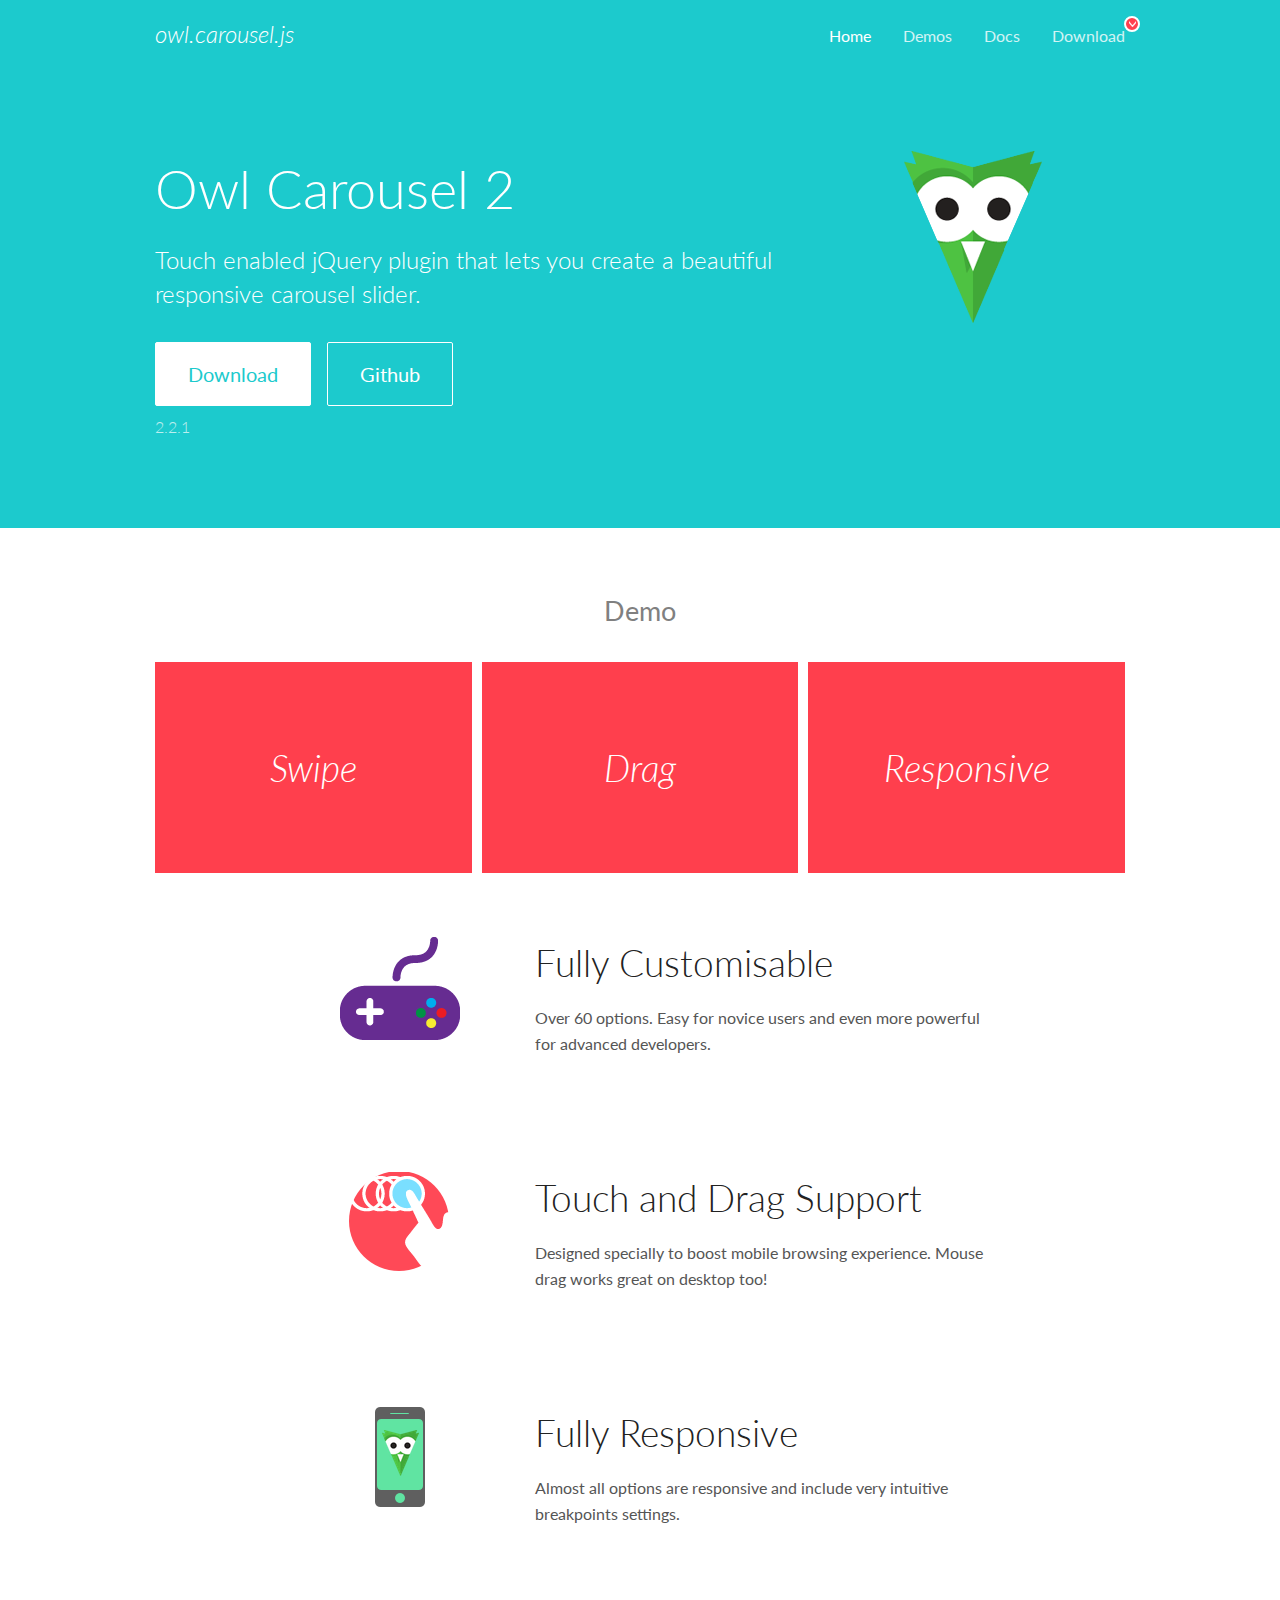
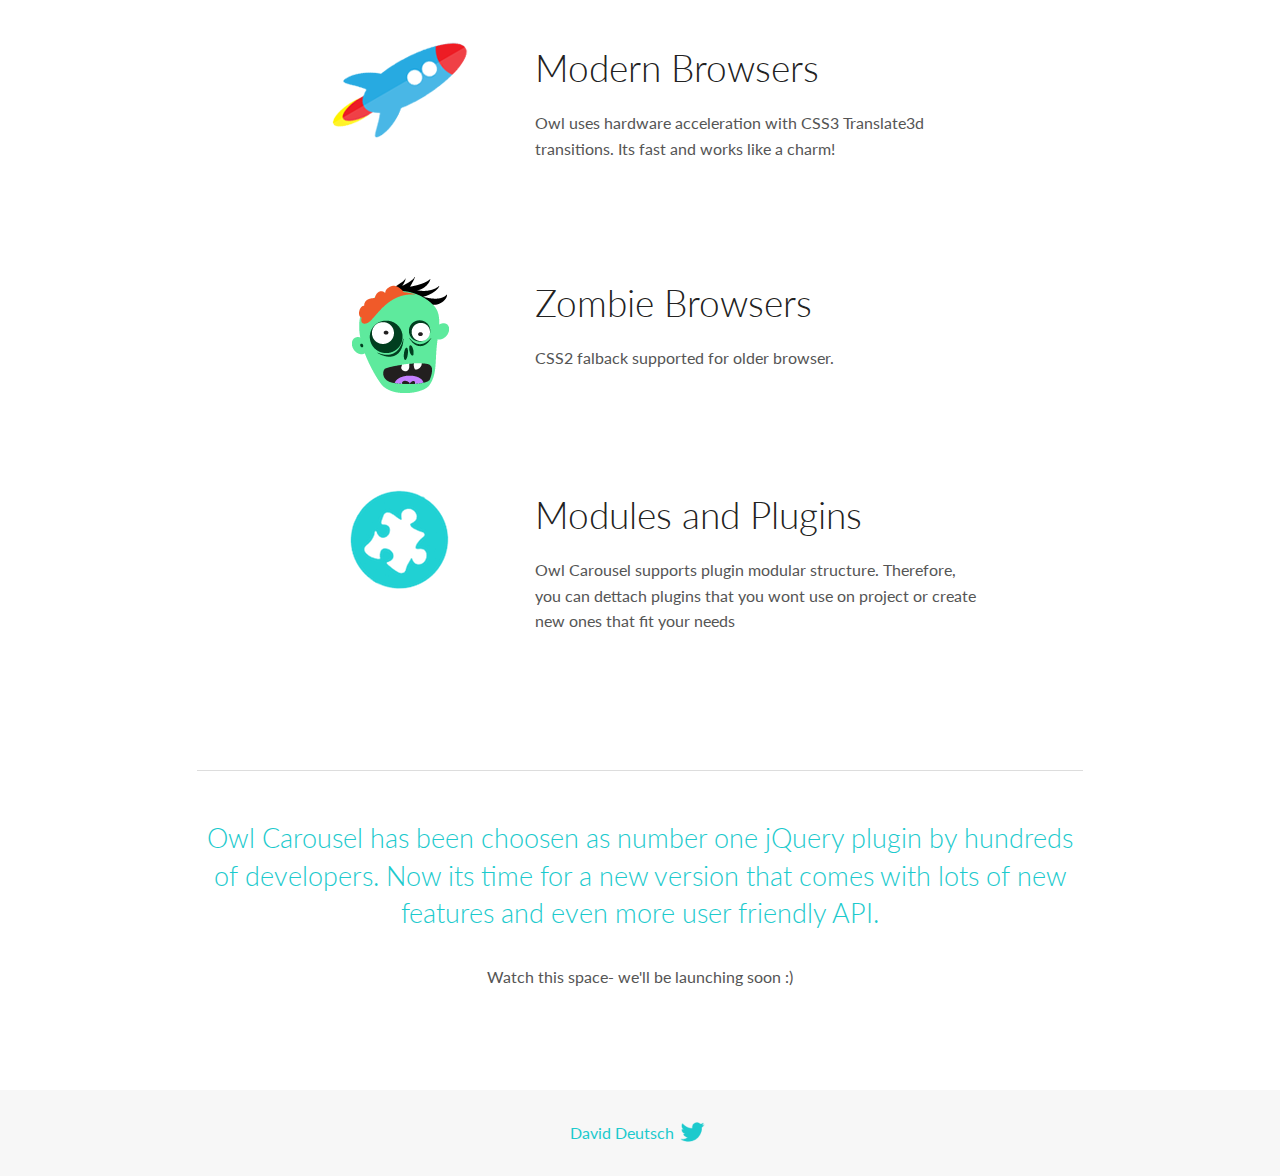
<file: Dogetherfinalpractice/src/main/webapp/resources/ai_home_trainer_resources/lib/owl.carousel/docs/index.html>
<!DOCTYPE html>
<html lang="en">
  <head>

    <!-- head -->
    <meta charset="utf-8">
    <meta name="msapplication-tap-highlight" content="no" />
    <meta name="viewport" content="width=device-width, initial-scale=1.0" />
    <meta name="description" content="Touch enabled jQuery plugin that lets you create beautiful responsive carousel slider.">
    <meta name="author" content="David Deutsch">
    <title>
      Home | Owl Carousel | 2.2.1
    </title>

    <!-- Stylesheets -->
    <link href='https://fonts.googleapis.com/css?family=Lato:300,400,700,400italic,300italic' rel='stylesheet' type='text/css'>
    <link rel="stylesheet" href="assets/css/docs.theme.min.css">

    <!-- Owl Stylesheets -->
    <link rel="stylesheet" href="assets/owlcarousel/assets/owl.carousel.min.css">
    <link rel="stylesheet" href="assets/owlcarousel/assets/owl.theme.default.min.css">

    <!-- HTML5 shim and Respond.js IE8 support of HTML5 elements and media queries -->

    <!--[if lt IE 9]>
      <script src="https://oss.maxcdn.com/libs/html5shiv/3.7.0/html5shiv.js"></script>
      <script src="https://oss.maxcdn.com/libs/respond.js/1.3.0/respond.min.js"></script>
    <![endif]-->

    <!-- Favicons -->
    <link rel="apple-touch-icon-precomposed" sizes="144x144" href="assets/ico/apple-touch-icon-144-precomposed.png">
    <link rel="shortcut icon" href="assets/ico/favicon.png">
    <link rel="shortcut icon" href="favicon.ico">

    <!-- Yeah i know js should not be in header. Its required for demos.-->

    <!-- javascript -->
    <script src="assets/vendors/jquery.min.js"></script>
    <script src="assets/owlcarousel/owl.carousel.js"></script>
  </head>
  <body>

    <!-- header -->
    <header class="header">
      <div class="row">
        <div class="large-12 columns">
          <div class="brand left">
            <h3>
              <a href="/OwlCarousel2/">owl.carousel.js</a> 
            </h3>
          </div>
          <a id="toggle-nav" class="right">
            <span></span> <span></span> <span></span> 
          </a> 
          <div class="nav-bar">
            <ul class="clearfix">
              <li class="active">
                <a href="/OwlCarousel2/index.html">Home</a> 
              </li>
              <li> <a href="/OwlCarousel2/demos/demos.html">Demos</a>  </li>
              <li> <a href="/OwlCarousel2/docs/started-welcome.html">Docs</a>  </li>
              <li>
                <a href="https://github.com/OwlCarousel2/OwlCarousel2/archive/2.2.1.zip">Download</a> 
                <span class="download"></span> 
              </li>
            </ul>
          </div>
        </div>
      </div>
    </header>

    <!-- home panel -->
    <section id="hero">
      <div class="row">
        <div class="large-8 medium-8 columns">
          <h1>Owl Carousel 2</h1>
          <h4>Touch enabled jQuery plugin that lets you create a beautiful responsive carousel slider.</h4>
          <a href="https://github.com/OwlCarousel2/OwlCarousel2/archive/2.2.1.zip" class="hero-button">Download</a> 
          <a href="https://github.com/OwlCarousel2/OwlCarousel2" class="hero-button outline">Github</a> 
          <p>2.2.1</p>
        </div>
        <div class="large-4 medium-4 columns">
          <img class="owl-logo" src="assets/img/owl-logo.png" alt="mr. Owl">
        </div>
      </div>
    </section>

    <!-- body -->
    <div class="home-demo">
      <div class="row">
        <div class="large-12 columns">
          <h3>Demo</h3>
          <div class="owl-carousel">
            <div class="item">
              <h2>Swipe</h2>
            </div>
            <div class="item">
              <h2>Drag</h2>
            </div>
            <div class="item">
              <h2>Responsive</h2>
            </div>
            <div class="item">
              <h2>CSS3</h2>
            </div>
            <div class="item">
              <h2>Fast</h2>
            </div>
            <div class="item">
              <h2>Easy</h2>
            </div>
            <div class="item">
              <h2>Free</h2>
            </div>
            <div class="item">
              <h2>Upgradable</h2>
            </div>
            <div class="item">
              <h2>Tons of options</h2>
            </div>
            <div class="item">
              <h2>Infinity</h2>
            </div>
            <div class="item">
              <h2>Auto Width</h2>
            </div>
          </div>
        </div>
      </div>
    </div>
    <script>
      var owl = $('.owl-carousel');
      owl.owlCarousel({
        margin: 10,
        loop: true,
        responsive: {
          0: {
            items: 1
          },
          600: {
            items: 2
          },
          1000: {
            items: 3
          }
        }
      })
    </script>

    <!-- features -->
    <div id="features">
      <div class="row">
        <div class="small-12 medium-9 small-centered columns">
          <section class="row feature">
            <div class="medium-4 small-12 columns">
              <img src="assets/img/feature-options.png" alt="">
            </div>
            <div class="medium-8 small-12 columns">
              <h2>Fully Customisable</h2>
              <p>Over 60 options. Easy for novice users and even more powerful for advanced developers.</p>
            </div>
          </section>
          <section class="row feature">
            <div class="medium-4 small-12 columns">
              <img src="assets/img/feature-drag.png" alt="">
            </div>
            <div class="medium-8 small-12 columns">
              <h2>Touch and Drag Support</h2>
              <p>Designed specially to boost mobile browsing experience. Mouse drag works great on desktop too!</p>
            </div>
          </section>
          <section class="row feature">
            <div class="medium-4 small-12 columns">
              <img src="assets/img/feature-responsive.png" alt="">
            </div>
            <div class="medium-8 small-12 columns">
              <h2>Fully Responsive</h2>
              <p>Almost all options are responsive and include very intuitive breakpoints settings.</p>
            </div>
          </section>
          <section class="row feature">
            <div class="medium-4 small-12 columns">
              <img src="assets/img/feature-modern.png" alt="">
            </div>
            <div class="medium-8 small-12 columns">
              <h2>Modern Browsers</h2>
              <p>Owl uses hardware acceleration with CSS3 Translate3d transitions. Its fast and works like a charm! </p>
            </div>
          </section>
          <section class="row feature">
            <div class="medium-4 small-12 columns">
              <img src="assets/img/feature-zombie.png" alt="">
            </div>
            <div class="medium-8 small-12 columns">
              <h2>Zombie Browsers</h2>
              <p>CSS2 falback supported for older browser.</p>
            </div>
          </section>
          <section class="row feature">
            <div class="medium-4 small-12 columns">
              <img src="assets/img/feature-module.png" alt="">
            </div>
            <div class="medium-8 small-12 columns">
              <h2>Modules and Plugins</h2>
              <p>Owl Carousel supports plugin modular structure. Therefore, you can dettach plugins that you wont use on project or create new ones that fit your needs</p>
            </div>
          </section>
        </div>
      </div>
    </div>

    <!-- footer -->
    <section id="teaser-text">
      <div class="row">
        <div class="small-12 medium-11 small-centered columns">
          <hr>
          <h3 id="owl-carousel-has-been-choosen-as-number-one-jquery-plugin-by-hundreds-of-developers-now-its-time-for-a-new-version-that-comes-with-lots-of-new-features-and-even-more-user-friendly-api-">Owl Carousel has been choosen as number one jQuery plugin by hundreds of developers. Now its time for a new version that comes with lots of new features and even more user friendly API.</h3>
          <p>Watch this space- we&#39;ll be launching soon :)</p>
        </div>
      </div>
    </section>

    <!-- footer -->
    <footer class="footer">
      <div class="row">
        <div class="large-12 columns">
          <h5>
            <a href="/OwlCarousel2/docs/support-contact.html">David Deutsch</a> 
            <a id="custom-tweet-button" href="https://twitter.com/share?url=https://github.com/OwlCarousel2/OwlCarousel2&text=Owl Carousel - This is so awesome! " target="_blank"></a> 
          </h5>
        </div>
      </div>
    </footer>

    <!-- vendors -->
    <script src="assets/vendors/highlight.js"></script>
    <script src="assets/js/app.js"></script>
  </body>
</html>
</file>
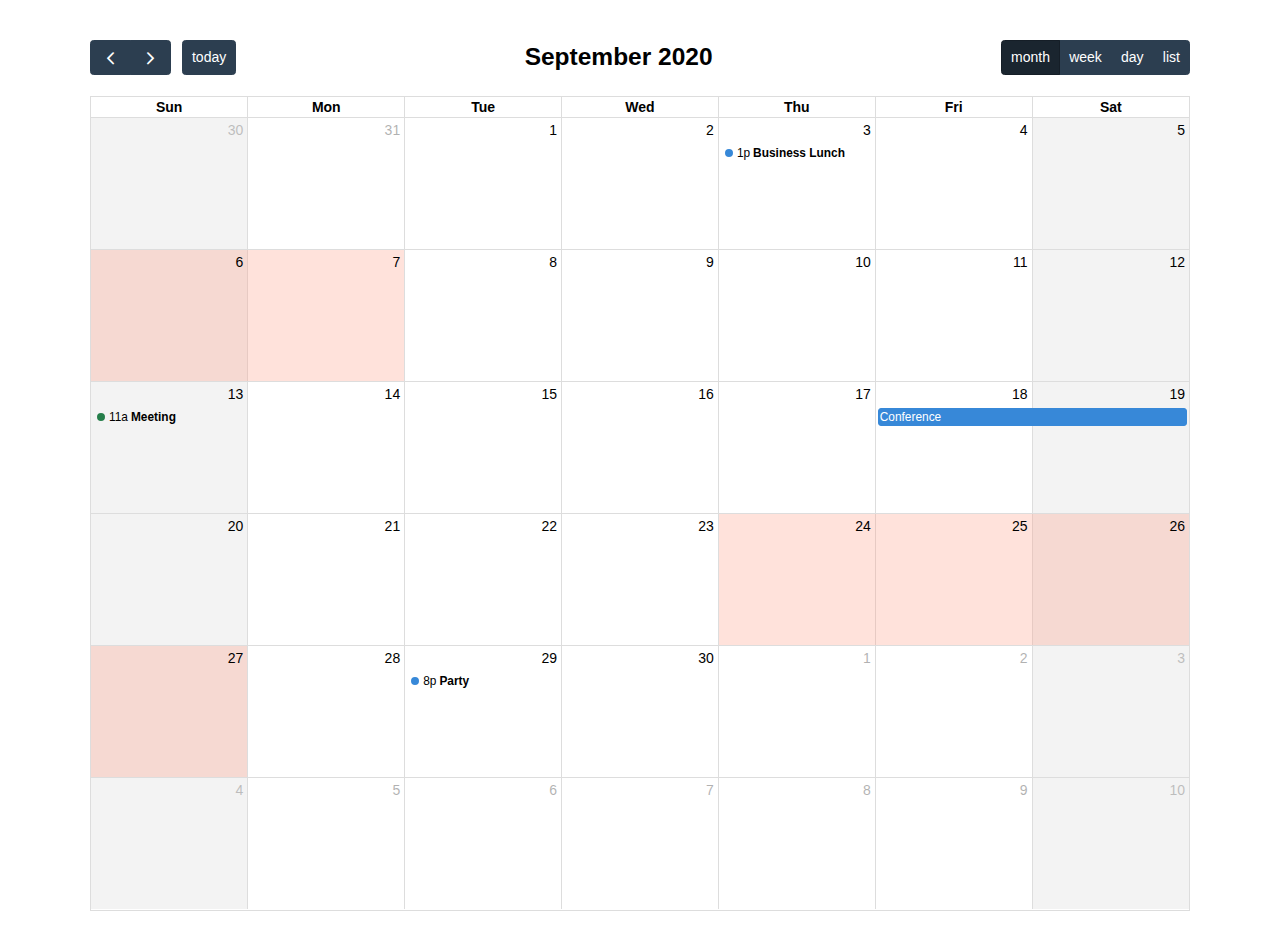
<file: Dogether__practice/src/main/webapp/resources/fullcalendar-5.10.1/examples/background-events.html>
<!DOCTYPE html>
<html>
<head>
<meta charset='utf-8' />
<link href='../lib/main.css' rel='stylesheet' />
<script src='../lib/main.js'></script>
<script>

  document.addEventListener('DOMContentLoaded', function() {
    var calendarEl = document.getElementById('calendar');

    var calendar = new FullCalendar.Calendar(calendarEl, {
      headerToolbar: {
        left: 'prev,next today',
        center: 'title',
        right: 'dayGridMonth,timeGridWeek,timeGridDay,listMonth'
      },
      initialDate: '2020-09-12',
      navLinks: true, // can click day/week names to navigate views
      businessHours: true, // display business hours
      editable: true,
      selectable: true,
      events: [
        {
          title: 'Business Lunch',
          start: '2020-09-03T13:00:00',
          constraint: 'businessHours'
        },
        {
          title: 'Meeting',
          start: '2020-09-13T11:00:00',
          constraint: 'availableForMeeting', // defined below
          color: '#257e4a'
        },
        {
          title: 'Conference',
          start: '2020-09-18',
          end: '2020-09-20'
        },
        {
          title: 'Party',
          start: '2020-09-29T20:00:00'
        },

        // areas where "Meeting" must be dropped
        {
          groupId: 'availableForMeeting',
          start: '2020-09-11T10:00:00',
          end: '2020-09-11T16:00:00',
          display: 'background'
        },
        {
          groupId: 'availableForMeeting',
          start: '2020-09-13T10:00:00',
          end: '2020-09-13T16:00:00',
          display: 'background'
        },

        // red areas where no events can be dropped
        {
          start: '2020-09-24',
          end: '2020-09-28',
          overlap: false,
          display: 'background',
          color: '#ff9f89'
        },
        {
          start: '2020-09-06',
          end: '2020-09-08',
          overlap: false,
          display: 'background',
          color: '#ff9f89'
        }
      ]
    });

    calendar.render();
  });

</script>
<style>

  body {
    margin: 40px 10px;
    padding: 0;
    font-family: Arial, Helvetica Neue, Helvetica, sans-serif;
    font-size: 14px;
  }

  #calendar {
    max-width: 1100px;
    margin: 0 auto;
  }

</style>
</head>
<body>

  <div id='calendar'></div>

</body>
</html>
</file>
<file: Dogether__practice/src/main/webapp/resources/fullcalendar-5.10.1/lib/main.css>
/* classes attached to <body> */
/* TODO: make fc-event selector work when calender in shadow DOM */
.fc-not-allowed,
.fc-not-allowed .fc-event { /* override events' custom cursors */
  cursor: not-allowed;
}

/* TODO: not attached to body. attached to specific els. move */
.fc-unselectable {
  -webkit-user-select: none;
     -moz-user-select: none;
      -ms-user-select: none;
          user-select: none;
  -webkit-touch-callout: none;
  -webkit-tap-highlight-color: rgba(0, 0, 0, 0);
}
.fc {
  /* layout of immediate children */
  display: flex;
  flex-direction: column;

  font-size: 1em
}
.fc,
  .fc *,
  .fc *:before,
  .fc *:after {
    box-sizing: border-box;
  }
.fc table {
    border-collapse: collapse;
    border-spacing: 0;
    font-size: 1em; /* normalize cross-browser */
  }
.fc th {
    text-align: center;
  }
.fc th,
  .fc td {
    vertical-align: top;
    padding: 0;
  }
.fc a[data-navlink] {
    cursor: pointer;
  }
.fc a[data-navlink]:hover {
    text-decoration: underline;
  }
.fc-direction-ltr {
  direction: ltr;
  text-align: left;
}
.fc-direction-rtl {
  direction: rtl;
  text-align: right;
}
.fc-theme-standard td,
  .fc-theme-standard th {
    border: 1px solid #ddd;
    border: 1px solid var(--fc-border-color, #ddd);
  }
/* for FF, which doesn't expand a 100% div within a table cell. use absolute positioning */
/* inner-wrappers are responsible for being absolute */
/* TODO: best place for this? */
.fc-liquid-hack td,
  .fc-liquid-hack th {
    position: relative;
  }

@font-face {
  font-family: 'fcicons';
  src: url("[data-uri]") format('truetype');
  font-weight: normal;
  font-style: normal;
}

.fc-icon {
  /* added for fc */
  display: inline-block;
  width: 1em;
  height: 1em;
  text-align: center;
  -webkit-user-select: none;
     -moz-user-select: none;
      -ms-user-select: none;
          user-select: none;

  /* use !important to prevent issues with browser extensions that change fonts */
  font-family: 'fcicons' !important;
  speak: none;
  font-style: normal;
  font-weight: normal;
  font-variant: normal;
  text-transform: none;
  line-height: 1;

  /* Better Font Rendering =========== */
  -webkit-font-smoothing: antialiased;
  -moz-osx-font-smoothing: grayscale;
}

.fc-icon-chevron-left:before {
  content: "\e900";
}

.fc-icon-chevron-right:before {
  content: "\e901";
}

.fc-icon-chevrons-left:before {
  content: "\e902";
}

.fc-icon-chevrons-right:before {
  content: "\e903";
}

.fc-icon-minus-square:before {
  content: "\e904";
}

.fc-icon-plus-square:before {
  content: "\e905";
}

.fc-icon-x:before {
  content: "\e906";
}
/*
Lots taken from Flatly (MIT): https://bootswatch.com/4/flatly/bootstrap.css

These styles only apply when the standard-theme is activated.
When it's NOT activated, the fc-button classes won't even be in the DOM.
*/
.fc {

  /* reset */

}
.fc .fc-button {
    border-radius: 0;
    overflow: visible;
    text-transform: none;
    margin: 0;
    font-family: inherit;
    font-size: inherit;
    line-height: inherit;
  }
.fc .fc-button:focus {
    outline: 1px dotted;
    outline: 5px auto -webkit-focus-ring-color;
  }
.fc .fc-button {
    -webkit-appearance: button;
  }
.fc .fc-button:not(:disabled) {
    cursor: pointer;
  }
.fc .fc-button::-moz-focus-inner {
    padding: 0;
    border-style: none;
  }
.fc {

  /* theme */

}
.fc .fc-button {
    display: inline-block;
    font-weight: 400;
    text-align: center;
    vertical-align: middle;
    -webkit-user-select: none;
       -moz-user-select: none;
        -ms-user-select: none;
            user-select: none;
    background-color: transparent;
    border: 1px solid transparent;
    padding: 0.4em 0.65em;
    font-size: 1em;
    line-height: 1.5;
    border-radius: 0.25em;
  }
.fc .fc-button:hover {
    text-decoration: none;
  }
.fc .fc-button:focus {
    outline: 0;
    box-shadow: 0 0 0 0.2rem rgba(44, 62, 80, 0.25);
  }
.fc .fc-button:disabled {
    opacity: 0.65;
  }
.fc {

  /* "primary" coloring */

}
.fc .fc-button-primary {
    color: #fff;
    color: var(--fc-button-text-color, #fff);
    background-color: #2C3E50;
    background-color: var(--fc-button-bg-color, #2C3E50);
    border-color: #2C3E50;
    border-color: var(--fc-button-border-color, #2C3E50);
  }
.fc .fc-button-primary:hover {
    color: #fff;
    color: var(--fc-button-text-color, #fff);
    background-color: #1e2b37;
    background-color: var(--fc-button-hover-bg-color, #1e2b37);
    border-color: #1a252f;
    border-color: var(--fc-button-hover-border-color, #1a252f);
  }
.fc .fc-button-primary:disabled { /* not DRY */
    color: #fff;
    color: var(--fc-button-text-color, #fff);
    background-color: #2C3E50;
    background-color: var(--fc-button-bg-color, #2C3E50);
    border-color: #2C3E50;
    border-color: var(--fc-button-border-color, #2C3E50); /* overrides :hover */
  }
.fc .fc-button-primary:focus {
    box-shadow: 0 0 0 0.2rem rgba(76, 91, 106, 0.5);
  }
.fc .fc-button-primary:not(:disabled):active,
  .fc .fc-button-primary:not(:disabled).fc-button-active {
    color: #fff;
    color: var(--fc-button-text-color, #fff);
    background-color: #1a252f;
    background-color: var(--fc-button-active-bg-color, #1a252f);
    border-color: #151e27;
    border-color: var(--fc-button-active-border-color, #151e27);
  }
.fc .fc-button-primary:not(:disabled):active:focus,
  .fc .fc-button-primary:not(:disabled).fc-button-active:focus {
    box-shadow: 0 0 0 0.2rem rgba(76, 91, 106, 0.5);
  }
.fc {

  /* icons within buttons */

}
.fc .fc-button .fc-icon {
    vertical-align: middle;
    font-size: 1.5em; /* bump up the size (but don't make it bigger than line-height of button, which is 1.5em also) */
  }
.fc .fc-button-group {
    position: relative;
    display: inline-flex;
    vertical-align: middle;
  }
.fc .fc-button-group > .fc-button {
    position: relative;
    flex: 1 1 auto;
  }
.fc .fc-button-group > .fc-button:hover {
    z-index: 1;
  }
.fc .fc-button-group > .fc-button:focus,
  .fc .fc-button-group > .fc-button:active,
  .fc .fc-button-group > .fc-button.fc-button-active {
    z-index: 1;
  }
.fc-direction-ltr .fc-button-group > .fc-button:not(:first-child) {
    margin-left: -1px;
    border-top-left-radius: 0;
    border-bottom-left-radius: 0;
  }
.fc-direction-ltr .fc-button-group > .fc-button:not(:last-child) {
    border-top-right-radius: 0;
    border-bottom-right-radius: 0;
  }
.fc-direction-rtl .fc-button-group > .fc-button:not(:first-child) {
    margin-right: -1px;
    border-top-right-radius: 0;
    border-bottom-right-radius: 0;
  }
.fc-direction-rtl .fc-button-group > .fc-button:not(:last-child) {
    border-top-left-radius: 0;
    border-bottom-left-radius: 0;
  }
.fc .fc-toolbar {
    display: flex;
    justify-content: space-between;
    align-items: center;
  }
.fc .fc-toolbar.fc-header-toolbar {
    margin-bottom: 1.5em;
  }
.fc .fc-toolbar.fc-footer-toolbar {
    margin-top: 1.5em;
  }
.fc .fc-toolbar-title {
    font-size: 1.75em;
    margin: 0;
  }
.fc-direction-ltr .fc-toolbar > * > :not(:first-child) {
    margin-left: .75em; /* space between */
  }
.fc-direction-rtl .fc-toolbar > * > :not(:first-child) {
    margin-right: .75em; /* space between */
  }
.fc-direction-rtl .fc-toolbar-ltr { /* when the toolbar-chunk positioning system is explicitly left-to-right */
    flex-direction: row-reverse;
  }
.fc .fc-scroller {
    -webkit-overflow-scrolling: touch;
    position: relative; /* for abs-positioned elements within */
  }
.fc .fc-scroller-liquid {
    height: 100%;
  }
.fc .fc-scroller-liquid-absolute {
    position: absolute;
    top: 0;
    right: 0;
    left: 0;
    bottom: 0;
  }
.fc .fc-scroller-harness {
    position: relative;
    overflow: hidden;
    direction: ltr;
      /* hack for chrome computing the scroller's right/left wrong for rtl. undone below... */
      /* TODO: demonstrate in codepen */
  }
.fc .fc-scroller-harness-liquid {
    height: 100%;
  }
.fc-direction-rtl .fc-scroller-harness > .fc-scroller { /* undo above hack */
    direction: rtl;
  }
.fc-theme-standard .fc-scrollgrid {
    border: 1px solid #ddd;
    border: 1px solid var(--fc-border-color, #ddd); /* bootstrap does this. match */
  }
.fc .fc-scrollgrid,
    .fc .fc-scrollgrid table { /* all tables (self included) */
      width: 100%; /* because tables don't normally do this */
      table-layout: fixed;
    }
.fc .fc-scrollgrid table { /* inner tables */
      border-top-style: hidden;
      border-left-style: hidden;
      border-right-style: hidden;
    }
.fc .fc-scrollgrid {

    border-collapse: separate;
    border-right-width: 0;
    border-bottom-width: 0;

  }
.fc .fc-scrollgrid-liquid {
    height: 100%;
  }
.fc .fc-scrollgrid-section { /* a <tr> */
    height: 1px /* better than 0, for firefox */

  }
.fc .fc-scrollgrid-section > td {
      height: 1px; /* needs a height so inner div within grow. better than 0, for firefox */
    }
.fc .fc-scrollgrid-section table {
      height: 1px;
        /* for most browsers, if a height isn't set on the table, can't do liquid-height within cells */
        /* serves as a min-height. harmless */
    }
.fc .fc-scrollgrid-section-liquid > td {
      height: 100%; /* better than `auto`, for firefox */
    }
.fc .fc-scrollgrid-section > * {
    border-top-width: 0;
    border-left-width: 0;
  }
.fc .fc-scrollgrid-section-header > *,
  .fc .fc-scrollgrid-section-footer > * {
    border-bottom-width: 0;
  }
.fc .fc-scrollgrid-section-body table,
  .fc .fc-scrollgrid-section-footer table {
    border-bottom-style: hidden; /* head keeps its bottom border tho */
  }
.fc {

  /* stickiness */

}
.fc .fc-scrollgrid-section-sticky > * {
    background: #fff;
    background: var(--fc-page-bg-color, #fff);
    position: sticky;
    z-index: 3; /* TODO: var */
    /* TODO: box-shadow when sticking */
  }
.fc .fc-scrollgrid-section-header.fc-scrollgrid-section-sticky > * {
    top: 0; /* because border-sharing causes a gap at the top */
      /* TODO: give safari -1. has bug */
  }
.fc .fc-scrollgrid-section-footer.fc-scrollgrid-section-sticky > * {
    bottom: 0; /* known bug: bottom-stickiness doesn't work in safari */
  }
.fc .fc-scrollgrid-sticky-shim { /* for horizontal scrollbar */
    height: 1px; /* needs height to create scrollbars */
    margin-bottom: -1px;
  }
.fc-sticky { /* no .fc wrap because used as child of body */
  position: sticky;
}
.fc .fc-view-harness {
    flex-grow: 1; /* because this harness is WITHIN the .fc's flexbox */
    position: relative;
  }
.fc {

  /* when the harness controls the height, make the view liquid */

}
.fc .fc-view-harness-active > .fc-view {
    position: absolute;
    top: 0;
    right: 0;
    bottom: 0;
    left: 0;
  }
.fc .fc-col-header-cell-cushion {
    display: inline-block; /* x-browser for when sticky (when multi-tier header) */
    padding: 2px 4px;
  }
.fc .fc-bg-event,
  .fc .fc-non-business,
  .fc .fc-highlight {
    /* will always have a harness with position:relative/absolute, so absolutely expand */
    position: absolute;
    top: 0;
    left: 0;
    right: 0;
    bottom: 0;
  }
.fc .fc-non-business {
    background: rgba(215, 215, 215, 0.3);
    background: var(--fc-non-business-color, rgba(215, 215, 215, 0.3));
  }
.fc .fc-bg-event {
    background: rgb(143, 223, 130);
    background: var(--fc-bg-event-color, rgb(143, 223, 130));
    opacity: 0.3;
    opacity: var(--fc-bg-event-opacity, 0.3)
  }
.fc .fc-bg-event .fc-event-title {
      margin: .5em;
      font-size: .85em;
      font-size: var(--fc-small-font-size, .85em);
      font-style: italic;
    }
.fc .fc-highlight {
    background: rgba(188, 232, 241, 0.3);
    background: var(--fc-highlight-color, rgba(188, 232, 241, 0.3));
  }
.fc .fc-cell-shaded,
  .fc .fc-day-disabled {
    background: rgba(208, 208, 208, 0.3);
    background: var(--fc-neutral-bg-color, rgba(208, 208, 208, 0.3));
  }
/* link resets */
/* ---------------------------------------------------------------------------------------------------- */
a.fc-event,
a.fc-event:hover {
  text-decoration: none;
}
/* cursor */
.fc-event[href],
.fc-event.fc-event-draggable {
  cursor: pointer;
}
/* event text content */
/* ---------------------------------------------------------------------------------------------------- */
.fc-event .fc-event-main {
    position: relative;
    z-index: 2;
  }
/* dragging */
/* ---------------------------------------------------------------------------------------------------- */
.fc-event-dragging:not(.fc-event-selected) { /* MOUSE */
    opacity: 0.75;
  }
.fc-event-dragging.fc-event-selected { /* TOUCH */
    box-shadow: 0 2px 7px rgba(0, 0, 0, 0.3);
  }
/* resizing */
/* ---------------------------------------------------------------------------------------------------- */
/* (subclasses should hone positioning for touch and non-touch) */
.fc-event .fc-event-resizer {
    display: none;
    position: absolute;
    z-index: 4;
  }
.fc-event:hover, /* MOUSE */
.fc-event-selected { /* TOUCH */

}
.fc-event:hover .fc-event-resizer, .fc-event-selected .fc-event-resizer {
    display: block;
  }
.fc-event-selected .fc-event-resizer {
    border-radius: 4px;
    border-radius: calc(var(--fc-event-resizer-dot-total-width, 8px) / 2);
    border-width: 1px;
    border-width: var(--fc-event-resizer-dot-border-width, 1px);
    width: 8px;
    width: var(--fc-event-resizer-dot-total-width, 8px);
    height: 8px;
    height: var(--fc-event-resizer-dot-total-width, 8px);
    border-style: solid;
    border-color: inherit;
    background: #fff;
    background: var(--fc-page-bg-color, #fff)

    /* expand hit area */

  }
.fc-event-selected .fc-event-resizer:before {
      content: '';
      position: absolute;
      top: -20px;
      left: -20px;
      right: -20px;
      bottom: -20px;
    }
/* selecting (always TOUCH) */
/* OR, focused by tab-index */
/* (TODO: maybe not the best focus-styling for .fc-daygrid-dot-event) */
/* ---------------------------------------------------------------------------------------------------- */
.fc-event-selected,
.fc-event:focus {
  box-shadow: 0 2px 5px rgba(0, 0, 0, 0.2)

  /* expand hit area (subclasses should expand) */

}
.fc-event-selected:before, .fc-event:focus:before {
    content: "";
    position: absolute;
    z-index: 3;
    top: 0;
    left: 0;
    right: 0;
    bottom: 0;
  }
.fc-event-selected,
.fc-event:focus {

  /* dimmer effect */

}
.fc-event-selected:after, .fc-event:focus:after {
    content: "";
    background: rgba(0, 0, 0, 0.25);
    background: var(--fc-event-selected-overlay-color, rgba(0, 0, 0, 0.25));
    position: absolute;
    z-index: 1;

    /* assume there's a border on all sides. overcome it. */
    /* sometimes there's NOT a border, in which case the dimmer will go over */
    /* an adjacent border, which looks fine. */
    top: -1px;
    left: -1px;
    right: -1px;
    bottom: -1px;
  }
/*
A HORIZONTAL event
*/
.fc-h-event { /* allowed to be top-level */
  display: block;
  border: 1px solid #3788d8;
  border: 1px solid var(--fc-event-border-color, #3788d8);
  background-color: #3788d8;
  background-color: var(--fc-event-bg-color, #3788d8)

}
.fc-h-event .fc-event-main {
    color: #fff;
    color: var(--fc-event-text-color, #fff);
  }
.fc-h-event .fc-event-main-frame {
    display: flex; /* for make fc-event-title-container expand */
  }
.fc-h-event .fc-event-time {
    max-width: 100%; /* clip overflow on this element */
    overflow: hidden;
  }
.fc-h-event .fc-event-title-container { /* serves as a container for the sticky cushion */
    flex-grow: 1;
    flex-shrink: 1;
    min-width: 0; /* important for allowing to shrink all the way */
  }
.fc-h-event .fc-event-title {
    display: inline-block; /* need this to be sticky cross-browser */
    vertical-align: top; /* for not messing up line-height */
    left: 0;  /* for sticky */
    right: 0; /* for sticky */
    max-width: 100%; /* clip overflow on this element */
    overflow: hidden;
  }
.fc-h-event.fc-event-selected:before {
    /* expand hit area */
    top: -10px;
    bottom: -10px;
  }
/* adjust border and border-radius (if there is any) for non-start/end */
.fc-direction-ltr .fc-daygrid-block-event:not(.fc-event-start),
.fc-direction-rtl .fc-daygrid-block-event:not(.fc-event-end) {
  border-top-left-radius: 0;
  border-bottom-left-radius: 0;
  border-left-width: 0;
}
.fc-direction-ltr .fc-daygrid-block-event:not(.fc-event-end),
.fc-direction-rtl .fc-daygrid-block-event:not(.fc-event-start) {
  border-top-right-radius: 0;
  border-bottom-right-radius: 0;
  border-right-width: 0;
}
/* resizers */
.fc-h-event:not(.fc-event-selected) .fc-event-resizer {
  top: 0;
  bottom: 0;
  width: 8px;
  width: var(--fc-event-resizer-thickness, 8px);
}
.fc-direction-ltr .fc-h-event:not(.fc-event-selected) .fc-event-resizer-start,
.fc-direction-rtl .fc-h-event:not(.fc-event-selected) .fc-event-resizer-end {
  cursor: w-resize;
  left: -4px;
  left: calc(-0.5 * var(--fc-event-resizer-thickness, 8px));
}
.fc-direction-ltr .fc-h-event:not(.fc-event-selected) .fc-event-resizer-end,
.fc-direction-rtl .fc-h-event:not(.fc-event-selected) .fc-event-resizer-start {
  cursor: e-resize;
  right: -4px;
  right: calc(-0.5 * var(--fc-event-resizer-thickness, 8px));
}
/* resizers for TOUCH */
.fc-h-event.fc-event-selected .fc-event-resizer {
  top: 50%;
  margin-top: -4px;
  margin-top: calc(-0.5 * var(--fc-event-resizer-dot-total-width, 8px));
}
.fc-direction-ltr .fc-h-event.fc-event-selected .fc-event-resizer-start,
.fc-direction-rtl .fc-h-event.fc-event-selected .fc-event-resizer-end {
  left: -4px;
  left: calc(-0.5 * var(--fc-event-resizer-dot-total-width, 8px));
}
.fc-direction-ltr .fc-h-event.fc-event-selected .fc-event-resizer-end,
.fc-direction-rtl .fc-h-event.fc-event-selected .fc-event-resizer-start {
  right: -4px;
  right: calc(-0.5 * var(--fc-event-resizer-dot-total-width, 8px));
}
.fc .fc-popover {
    position: absolute;
    z-index: 9999;
    box-shadow: 0 2px 6px rgba(0,0,0,.15);
  }
.fc .fc-popover-header {
    display: flex;
    flex-direction: row;
    justify-content: space-between;
    align-items: center;
    padding: 3px 4px;
  }
.fc .fc-popover-title {
    margin: 0 2px;
  }
.fc .fc-popover-close {
    cursor: pointer;
    opacity: 0.65;
    font-size: 1.1em;
  }
.fc-theme-standard .fc-popover {
    border: 1px solid #ddd;
    border: 1px solid var(--fc-border-color, #ddd);
    background: #fff;
    background: var(--fc-page-bg-color, #fff);
  }
.fc-theme-standard .fc-popover-header {
    background: rgba(208, 208, 208, 0.3);
    background: var(--fc-neutral-bg-color, rgba(208, 208, 208, 0.3));
  }


:root {
  --fc-daygrid-event-dot-width: 8px;
}
/* help things clear margins of inner content */
.fc-daygrid-day-frame,
.fc-daygrid-day-events,
.fc-daygrid-event-harness { /* for event top/bottom margins */
}
.fc-daygrid-day-frame:before, .fc-daygrid-day-events:before, .fc-daygrid-event-harness:before {
  content: "";
  clear: both;
  display: table; }
.fc-daygrid-day-frame:after, .fc-daygrid-day-events:after, .fc-daygrid-event-harness:after {
  content: "";
  clear: both;
  display: table; }
.fc .fc-daygrid-body { /* a <div> that wraps the table */
    position: relative;
    z-index: 1; /* container inner z-index's because <tr>s can't do it */
  }
.fc .fc-daygrid-day.fc-day-today {
      background-color: rgba(255, 220, 40, 0.15);
      background-color: var(--fc-today-bg-color, rgba(255, 220, 40, 0.15));
    }
.fc .fc-daygrid-day-frame {
    position: relative;
    min-height: 100%; /* seems to work better than `height` because sets height after rows/cells naturally do it */
  }
.fc {

  /* cell top */

}
.fc .fc-daygrid-day-top {
    display: flex;
    flex-direction: row-reverse;
  }
.fc .fc-day-other .fc-daygrid-day-top {
    opacity: 0.3;
  }
.fc {

  /* day number (within cell top) */

}
.fc .fc-daygrid-day-number {
    position: relative;
    z-index: 4;
    padding: 4px;
  }
.fc {

  /* event container */

}
.fc .fc-daygrid-day-events {
    margin-top: 1px; /* needs to be margin, not padding, so that available cell height can be computed */
  }
.fc {

  /* positioning for balanced vs natural */

}
.fc .fc-daygrid-body-balanced .fc-daygrid-day-events {
      position: absolute;
      left: 0;
      right: 0;
    }
.fc .fc-daygrid-body-unbalanced .fc-daygrid-day-events {
      position: relative; /* for containing abs positioned event harnesses */
      min-height: 2em; /* in addition to being a min-height during natural height, equalizes the heights a little bit */
    }
.fc .fc-daygrid-body-natural { /* can coexist with -unbalanced */
  }
.fc .fc-daygrid-body-natural .fc-daygrid-day-events {
      margin-bottom: 1em;
    }
.fc {

  /* event harness */

}
.fc .fc-daygrid-event-harness {
    position: relative;
  }
.fc .fc-daygrid-event-harness-abs {
    position: absolute;
    top: 0; /* fallback coords for when cannot yet be computed */
    left: 0; /* */
    right: 0; /* */
  }
.fc .fc-daygrid-bg-harness {
    position: absolute;
    top: 0;
    bottom: 0;
  }
.fc {

  /* bg content */

}
.fc .fc-daygrid-day-bg .fc-non-business { z-index: 1 }
.fc .fc-daygrid-day-bg .fc-bg-event { z-index: 2 }
.fc .fc-daygrid-day-bg .fc-highlight { z-index: 3 }
.fc {

  /* events */

}
.fc .fc-daygrid-event {
    z-index: 6;
    margin-top: 1px;
  }
.fc .fc-daygrid-event.fc-event-mirror {
    z-index: 7;
  }
.fc {

  /* cell bottom (within day-events) */

}
.fc .fc-daygrid-day-bottom {
    font-size: .85em;
    padding: 2px 3px 0
  }
.fc .fc-daygrid-day-bottom:before {
  content: "";
  clear: both;
  display: table; }
.fc .fc-daygrid-more-link {
    position: relative;
    z-index: 4;
    cursor: pointer;
  }
.fc {

  /* week number (within frame) */

}
.fc .fc-daygrid-week-number {
    position: absolute;
    z-index: 5;
    top: 0;
    padding: 2px;
    min-width: 1.5em;
    text-align: center;
    background-color: rgba(208, 208, 208, 0.3);
    background-color: var(--fc-neutral-bg-color, rgba(208, 208, 208, 0.3));
    color: #808080;
    color: var(--fc-neutral-text-color, #808080);
  }
.fc {

  /* popover */

}
.fc .fc-more-popover .fc-popover-body {
    min-width: 220px;
    padding: 10px;
  }
.fc-direction-ltr .fc-daygrid-event.fc-event-start,
.fc-direction-rtl .fc-daygrid-event.fc-event-end {
  margin-left: 2px;
}
.fc-direction-ltr .fc-daygrid-event.fc-event-end,
.fc-direction-rtl .fc-daygrid-event.fc-event-start {
  margin-right: 2px;
}
.fc-direction-ltr .fc-daygrid-week-number {
    left: 0;
    border-radius: 0 0 3px 0;
  }
.fc-direction-rtl .fc-daygrid-week-number {
    right: 0;
    border-radius: 0 0 0 3px;
  }
.fc-liquid-hack .fc-daygrid-day-frame {
    position: static; /* will cause inner absolute stuff to expand to <td> */
  }
.fc-daygrid-event { /* make root-level, because will be dragged-and-dropped outside of a component root */
  position: relative; /* for z-indexes assigned later */
  white-space: nowrap;
  border-radius: 3px; /* dot event needs this to when selected */
  font-size: .85em;
  font-size: var(--fc-small-font-size, .85em);
}
/* --- the rectangle ("block") style of event --- */
.fc-daygrid-block-event .fc-event-time {
    font-weight: bold;
  }
.fc-daygrid-block-event .fc-event-time,
  .fc-daygrid-block-event .fc-event-title {
    padding: 1px;
  }
/* --- the dot style of event --- */
.fc-daygrid-dot-event {
  display: flex;
  align-items: center;
  padding: 2px 0

}
.fc-daygrid-dot-event .fc-event-title {
    flex-grow: 1;
    flex-shrink: 1;
    min-width: 0; /* important for allowing to shrink all the way */
    overflow: hidden;
    font-weight: bold;
  }
.fc-daygrid-dot-event:hover,
  .fc-daygrid-dot-event.fc-event-mirror {
    background: rgba(0, 0, 0, 0.1);
  }
.fc-daygrid-dot-event.fc-event-selected:before {
    /* expand hit area */
    top: -10px;
    bottom: -10px;
  }
.fc-daygrid-event-dot { /* the actual dot */
  margin: 0 4px;
  box-sizing: content-box;
  width: 0;
  height: 0;
  border: 4px solid #3788d8;
  border: calc(var(--fc-daygrid-event-dot-width, 8px) / 2) solid var(--fc-event-border-color, #3788d8);
  border-radius: 4px;
  border-radius: calc(var(--fc-daygrid-event-dot-width, 8px) / 2);
}
/* --- spacing between time and title --- */
.fc-direction-ltr .fc-daygrid-event .fc-event-time {
    margin-right: 3px;
  }
.fc-direction-rtl .fc-daygrid-event .fc-event-time {
    margin-left: 3px;
  }


/*
A VERTICAL event
*/

.fc-v-event { /* allowed to be top-level */
  display: block;
  border: 1px solid #3788d8;
  border: 1px solid var(--fc-event-border-color, #3788d8);
  background-color: #3788d8;
  background-color: var(--fc-event-bg-color, #3788d8)

}

.fc-v-event .fc-event-main {
    color: #fff;
    color: var(--fc-event-text-color, #fff);
    height: 100%;
  }

.fc-v-event .fc-event-main-frame {
    height: 100%;
    display: flex;
    flex-direction: column;
  }

.fc-v-event .fc-event-time {
    flex-grow: 0;
    flex-shrink: 0;
    max-height: 100%;
    overflow: hidden;
  }

.fc-v-event .fc-event-title-container { /* a container for the sticky cushion */
    flex-grow: 1;
    flex-shrink: 1;
    min-height: 0; /* important for allowing to shrink all the way */
  }

.fc-v-event .fc-event-title { /* will have fc-sticky on it */
    top: 0;
    bottom: 0;
    max-height: 100%; /* clip overflow */
    overflow: hidden;
  }

.fc-v-event:not(.fc-event-start) {
    border-top-width: 0;
    border-top-left-radius: 0;
    border-top-right-radius: 0;
  }

.fc-v-event:not(.fc-event-end) {
    border-bottom-width: 0;
    border-bottom-left-radius: 0;
    border-bottom-right-radius: 0;
  }

.fc-v-event.fc-event-selected:before {
    /* expand hit area */
    left: -10px;
    right: -10px;
  }

.fc-v-event {

  /* resizer (mouse AND touch) */

}

.fc-v-event .fc-event-resizer-start {
    cursor: n-resize;
  }

.fc-v-event .fc-event-resizer-end {
    cursor: s-resize;
  }

.fc-v-event {

  /* resizer for MOUSE */

}

.fc-v-event:not(.fc-event-selected) .fc-event-resizer {
      height: 8px;
      height: var(--fc-event-resizer-thickness, 8px);
      left: 0;
      right: 0;
    }

.fc-v-event:not(.fc-event-selected) .fc-event-resizer-start {
      top: -4px;
      top: calc(var(--fc-event-resizer-thickness, 8px) / -2);
    }

.fc-v-event:not(.fc-event-selected) .fc-event-resizer-end {
      bottom: -4px;
      bottom: calc(var(--fc-event-resizer-thickness, 8px) / -2);
    }

.fc-v-event {

  /* resizer for TOUCH (when event is "selected") */

}

.fc-v-event.fc-event-selected .fc-event-resizer {
      left: 50%;
      margin-left: -4px;
      margin-left: calc(var(--fc-event-resizer-dot-total-width, 8px) / -2);
    }

.fc-v-event.fc-event-selected .fc-event-resizer-start {
      top: -4px;
      top: calc(var(--fc-event-resizer-dot-total-width, 8px) / -2);
    }

.fc-v-event.fc-event-selected .fc-event-resizer-end {
      bottom: -4px;
      bottom: calc(var(--fc-event-resizer-dot-total-width, 8px) / -2);
    }
.fc .fc-timegrid .fc-daygrid-body { /* the all-day daygrid within the timegrid view */
    z-index: 2; /* put above the timegrid-body so that more-popover is above everything. TODO: better solution */
  }
.fc .fc-timegrid-divider {
    padding: 0 0 2px; /* browsers get confused when you set height. use padding instead */
  }
.fc .fc-timegrid-body {
    position: relative;
    z-index: 1; /* scope the z-indexes of slots and cols */
    min-height: 100%; /* fill height always, even when slat table doesn't grow */
  }
.fc .fc-timegrid-axis-chunk { /* for advanced ScrollGrid */
    position: relative /* offset parent for now-indicator-container */

  }
.fc .fc-timegrid-axis-chunk > table {
      position: relative;
      z-index: 1; /* above the now-indicator-container */
    }
.fc .fc-timegrid-slots {
    position: relative;
    z-index: 1;
  }
.fc .fc-timegrid-slot { /* a <td> */
    height: 1.5em;
    border-bottom: 0 /* each cell owns its top border */
  }
.fc .fc-timegrid-slot:empty:before {
      content: '\00a0'; /* make sure there's at least an empty space to create height for height syncing */
    }
.fc .fc-timegrid-slot-minor {
    border-top-style: dotted;
  }
.fc .fc-timegrid-slot-label-cushion {
    display: inline-block;
    white-space: nowrap;
  }
.fc .fc-timegrid-slot-label {
    vertical-align: middle; /* vertical align the slots */
  }
.fc {


  /* slots AND axis cells (top-left corner of view including the "all-day" text) */

}
.fc .fc-timegrid-axis-cushion,
  .fc .fc-timegrid-slot-label-cushion {
    padding: 0 4px;
  }
.fc {


  /* axis cells (top-left corner of view including the "all-day" text) */
  /* vertical align is more complicated, uses flexbox */

}
.fc .fc-timegrid-axis-frame-liquid {
    height: 100%; /* will need liquid-hack in FF */
  }
.fc .fc-timegrid-axis-frame {
    overflow: hidden;
    display: flex;
    align-items: center; /* vertical align */
    justify-content: flex-end; /* horizontal align. matches text-align below */
  }
.fc .fc-timegrid-axis-cushion {
    max-width: 60px; /* limits the width of the "all-day" text */
    flex-shrink: 0; /* allows text to expand how it normally would, regardless of constrained width */
  }
.fc-direction-ltr .fc-timegrid-slot-label-frame {
    text-align: right;
  }
.fc-direction-rtl .fc-timegrid-slot-label-frame {
    text-align: left;
  }
.fc-liquid-hack .fc-timegrid-axis-frame-liquid {
  height: auto;
  position: absolute;
  top: 0;
  right: 0;
  bottom: 0;
  left: 0;
  }
.fc .fc-timegrid-col.fc-day-today {
      background-color: rgba(255, 220, 40, 0.15);
      background-color: var(--fc-today-bg-color, rgba(255, 220, 40, 0.15));
    }
.fc .fc-timegrid-col-frame {
    min-height: 100%; /* liquid-hack is below */
    position: relative;
  }
.fc-media-screen.fc-liquid-hack .fc-timegrid-col-frame {
  height: auto;
  position: absolute;
  top: 0;
  right: 0;
  bottom: 0;
  left: 0;
    }
.fc-media-screen .fc-timegrid-cols {
    position: absolute; /* no z-index. children will decide and go above slots */
    top: 0;
    left: 0;
    right: 0;
    bottom: 0
  }
.fc-media-screen .fc-timegrid-cols > table {
      height: 100%;
    }
.fc-media-screen .fc-timegrid-col-bg,
  .fc-media-screen .fc-timegrid-col-events,
  .fc-media-screen .fc-timegrid-now-indicator-container {
    position: absolute;
    top: 0;
    left: 0;
    right: 0;
  }
.fc {

  /* bg */

}
.fc .fc-timegrid-col-bg {
    z-index: 2; /* TODO: kill */
  }
.fc .fc-timegrid-col-bg .fc-non-business { z-index: 1 }
.fc .fc-timegrid-col-bg .fc-bg-event { z-index: 2 }
.fc .fc-timegrid-col-bg .fc-highlight { z-index: 3 }
.fc .fc-timegrid-bg-harness {
    position: absolute; /* top/bottom will be set by JS */
    left: 0;
    right: 0;
  }
.fc {

  /* fg events */
  /* (the mirror segs are put into a separate container with same classname, */
  /* and they must be after the normal seg container to appear at a higher z-index) */

}
.fc .fc-timegrid-col-events {
    z-index: 3;
    /* child event segs have z-indexes that are scoped within this div */
  }
.fc {

  /* now indicator */

}
.fc .fc-timegrid-now-indicator-container {
    bottom: 0;
    overflow: hidden; /* don't let overflow of lines/arrows cause unnecessary scrolling */
    /* z-index is set on the individual elements */
  }
.fc-direction-ltr .fc-timegrid-col-events {
    margin: 0 2.5% 0 2px;
  }
.fc-direction-rtl .fc-timegrid-col-events {
    margin: 0 2px 0 2.5%;
  }
.fc-timegrid-event-harness {
  position: absolute /* top/left/right/bottom will all be set by JS */
}
.fc-timegrid-event-harness > .fc-timegrid-event {
    position: absolute; /* absolute WITHIN the harness */
    top: 0; /* for when not yet positioned */
    bottom: 0; /* " */
    left: 0;
    right: 0;
  }
.fc-timegrid-event-harness-inset .fc-timegrid-event,
.fc-timegrid-event.fc-event-mirror,
.fc-timegrid-more-link {
  box-shadow: 0px 0px 0px 1px #fff;
  box-shadow: 0px 0px 0px 1px var(--fc-page-bg-color, #fff);
}
.fc-timegrid-event,
.fc-timegrid-more-link { /* events need to be root */
  font-size: .85em;
  font-size: var(--fc-small-font-size, .85em);
  border-radius: 3px;
}
.fc-timegrid-event { /* events need to be root */
  margin-bottom: 1px /* give some space from bottom */
}
.fc-timegrid-event .fc-event-main {
    padding: 1px 1px 0;
  }
.fc-timegrid-event .fc-event-time {
    white-space: nowrap;
    font-size: .85em;
    font-size: var(--fc-small-font-size, .85em);
    margin-bottom: 1px;
  }
.fc-timegrid-event-short .fc-event-main-frame {
    flex-direction: row;
    overflow: hidden;
  }
.fc-timegrid-event-short .fc-event-time:after {
    content: '\00a0-\00a0'; /* dash surrounded by non-breaking spaces */
  }
.fc-timegrid-event-short .fc-event-title {
    font-size: .85em;
    font-size: var(--fc-small-font-size, .85em)
  }
.fc-timegrid-more-link { /* does NOT inherit from fc-timegrid-event */
  position: absolute;
  z-index: 9999; /* hack */
  color: inherit;
  color: var(--fc-more-link-text-color, inherit);
  background: #d0d0d0;
  background: var(--fc-more-link-bg-color, #d0d0d0);
  cursor: pointer;
  margin-bottom: 1px; /* match space below fc-timegrid-event */
}
.fc-timegrid-more-link-inner { /* has fc-sticky */
  padding: 3px 2px;
  top: 0;
}
.fc-direction-ltr .fc-timegrid-more-link {
    right: 0;
  }
.fc-direction-rtl .fc-timegrid-more-link {
    left: 0;
  }
.fc {

  /* line */

}
.fc .fc-timegrid-now-indicator-line {
    position: absolute;
    z-index: 4;
    left: 0;
    right: 0;
    border-style: solid;
    border-color: red;
    border-color: var(--fc-now-indicator-color, red);
    border-width: 1px 0 0;
  }
.fc {

  /* arrow */

}
.fc .fc-timegrid-now-indicator-arrow {
    position: absolute;
    z-index: 4;
    margin-top: -5px; /* vertically center on top coordinate */
    border-style: solid;
    border-color: red;
    border-color: var(--fc-now-indicator-color, red);
  }
.fc-direction-ltr .fc-timegrid-now-indicator-arrow {
    left: 0;

    /* triangle pointing right. TODO: mixin */
    border-width: 5px 0 5px 6px;
    border-top-color: transparent;
    border-bottom-color: transparent;
  }
.fc-direction-rtl .fc-timegrid-now-indicator-arrow {
    right: 0;

    /* triangle pointing left. TODO: mixin */
    border-width: 5px 6px 5px 0;
    border-top-color: transparent;
    border-bottom-color: transparent;
  }


:root {
  --fc-list-event-dot-width: 10px;
  --fc-list-event-hover-bg-color: #f5f5f5;
}
.fc-theme-standard .fc-list {
    border: 1px solid #ddd;
    border: 1px solid var(--fc-border-color, #ddd);
  }
.fc {

  /* message when no events */

}
.fc .fc-list-empty {
    background-color: rgba(208, 208, 208, 0.3);
    background-color: var(--fc-neutral-bg-color, rgba(208, 208, 208, 0.3));
    height: 100%;
    display: flex;
    justify-content: center;
    align-items: center; /* vertically aligns fc-list-empty-inner */
  }
.fc .fc-list-empty-cushion {
    margin: 5em 0;
  }
.fc {

  /* table within the scroller */
  /* ---------------------------------------------------------------------------------------------------- */

}
.fc .fc-list-table {
    width: 100%;
    border-style: hidden; /* kill outer border on theme */
  }
.fc .fc-list-table tr > * {
    border-left: 0;
    border-right: 0;
  }
.fc .fc-list-sticky .fc-list-day > * { /* the cells */
      position: sticky;
      top: 0;
      background: #fff;
      background: var(--fc-page-bg-color, #fff); /* for when headers are styled to be transparent and sticky */
    }
.fc {

  /* only exists for aria reasons, hide for non-screen-readers */

}
.fc .fc-list-table thead {
    position: absolute;
    left: -10000px;
  }
.fc {

  /* the table's border-style:hidden gets confused by hidden thead. force-hide top border of first cell */

}
.fc .fc-list-table tbody > tr:first-child th {
    border-top: 0;
  }
.fc .fc-list-table th {
    padding: 0; /* uses an inner-wrapper instead... */
  }
.fc .fc-list-table td,
  .fc .fc-list-day-cushion {
    padding: 8px 14px;
  }
.fc {


  /* date heading rows */
  /* ---------------------------------------------------------------------------------------------------- */

}
.fc .fc-list-day-cushion:after {
  content: "";
  clear: both;
  display: table; /* clear floating */
    }
.fc-theme-standard .fc-list-day-cushion {
    background-color: rgba(208, 208, 208, 0.3);
    background-color: var(--fc-neutral-bg-color, rgba(208, 208, 208, 0.3));
  }
.fc-direction-ltr .fc-list-day-text,
.fc-direction-rtl .fc-list-day-side-text {
  float: left;
}
.fc-direction-ltr .fc-list-day-side-text,
.fc-direction-rtl .fc-list-day-text {
  float: right;
}
/* make the dot closer to the event title */
.fc-direction-ltr .fc-list-table .fc-list-event-graphic { padding-right: 0 }
.fc-direction-rtl .fc-list-table .fc-list-event-graphic { padding-left: 0 }
.fc .fc-list-event.fc-event-forced-url {
    cursor: pointer; /* whole row will seem clickable */
  }
.fc .fc-list-event:hover td {
    background-color: #f5f5f5;
    background-color: var(--fc-list-event-hover-bg-color, #f5f5f5);
  }
.fc {

  /* shrink certain cols */

}
.fc .fc-list-event-graphic,
  .fc .fc-list-event-time {
    white-space: nowrap;
    width: 1px;
  }
.fc .fc-list-event-dot {
    display: inline-block;
    box-sizing: content-box;
    width: 0;
    height: 0;
    border: 5px solid #3788d8;
    border: calc(var(--fc-list-event-dot-width, 10px) / 2) solid var(--fc-event-border-color, #3788d8);
    border-radius: 5px;
    border-radius: calc(var(--fc-list-event-dot-width, 10px) / 2);
  }
.fc {

  /* reset <a> styling */

}
.fc .fc-list-event-title a {
    color: inherit;
    text-decoration: none;
  }
.fc {

  /* underline link when hovering over any part of row */

}
.fc .fc-list-event.fc-event-forced-url:hover a {
    text-decoration: underline;
  }



  .fc-theme-bootstrap a:not([href]) {
    color: inherit; /* natural color for navlinks */
  }
</file>
